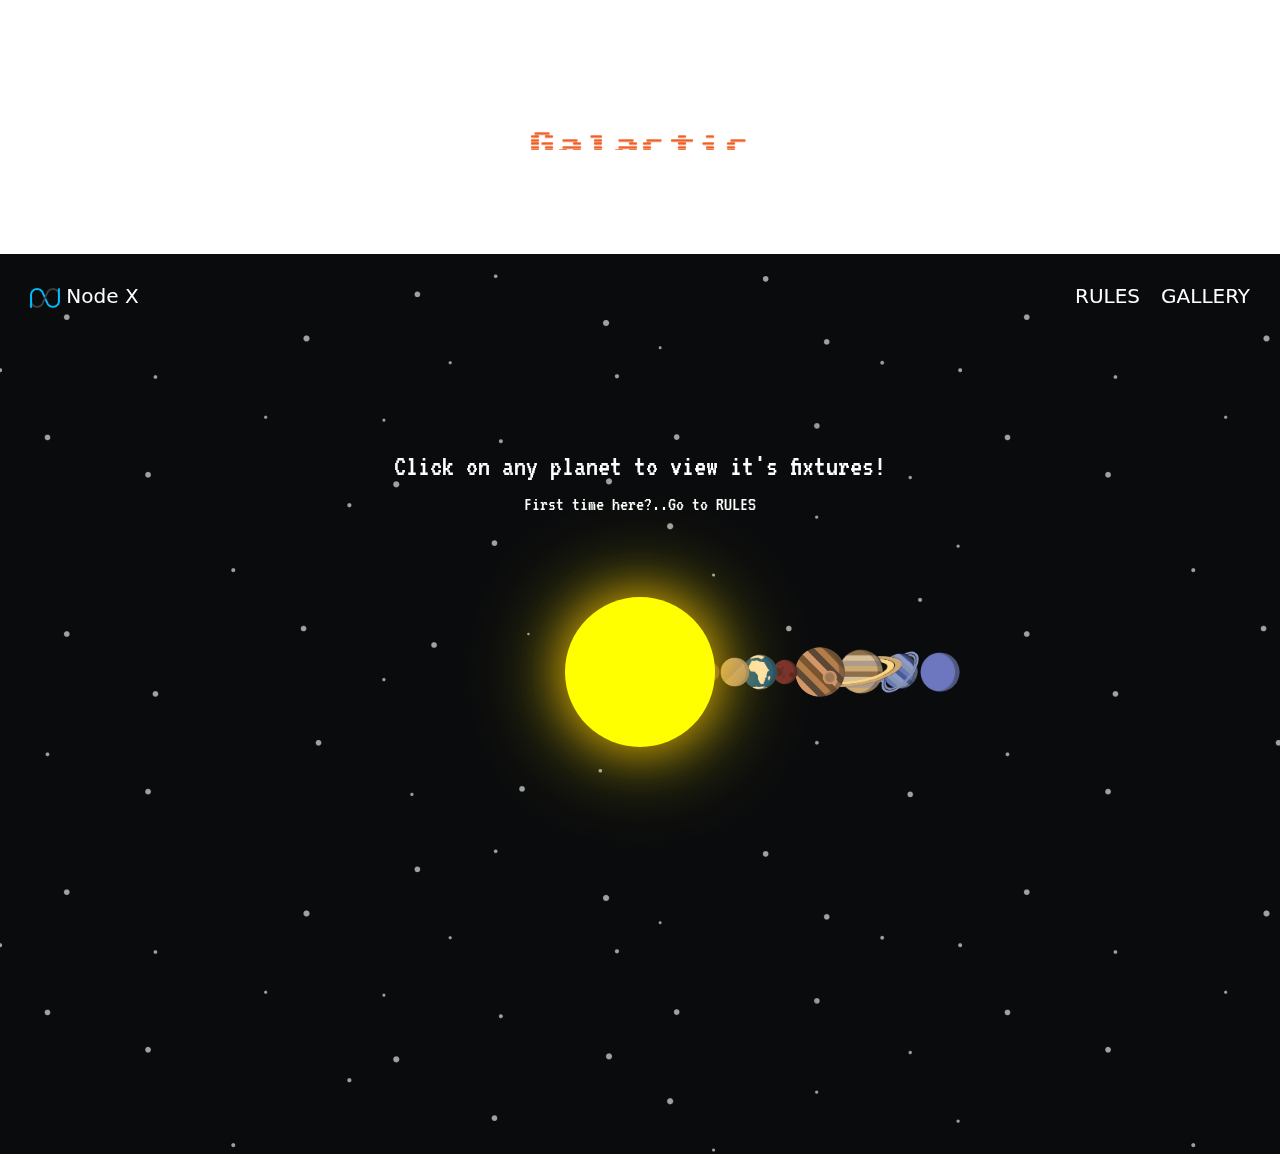
<file: index.html>
<!DOCTYPE html>
<html lang="en">
<head>
    <meta charset="UTF-8">
    <meta name="viewport" content="width=device-width, initial-scale=1.0">
    <title>Space Game Simulation</title>
    <link rel="stylesheet" href="css/style.css">
    <link href="https://cdn.jsdelivr.net/npm/bootstrap@5.3.3/dist/css/bootstrap.min.css" rel="stylesheet" integrity="sha384-QWTKZyjpPEjISv5WaRU9OFeRpok6YctnYmDr5pNlyT2bRjXh0JMhjY6hW+ALEwIH" crossorigin="anonymous">
    <style>
        @import url('https://fonts.googleapis.com/css2?family=Kode+Mono:wght@400..700&family=Major+Mono+Display&family=Monoton&family=Sixtyfour&family=VT323&display=swap');
        .marquee{
            text-align: center;
        } 
        .h1_, .h2_, .h3_{
            line-height: 0.8; 
            margin-bottom: 20px;
            margin-top: 10px;
        }
        #title_org{
            text-align: center;
            font-family: "Sixtyfour", sans-serif;
            font-optical-sizing: auto;
            font-weight: 400;
            font-style: normal;
            font-variation-settings:
            "BLED" 0,
            "SCAN" 0;
            margin: 0;
            font-size: 30px;
            color: #f05e23;
        }
        .pp{
            font-family: "VT323", monospace;
            font-optical-sizing: auto;
            font-weight: 400;
            font-style: normal;
            font-variation-settings:
            "BLED" 0,
            "SCAN" 0;
            margin: 0;
            font-size: 30px;
            color: white;
        }
    </style>
</head>
<body>

    <p id="title_org">
        <marquee class="marquee" direction="up" scrollamount= 3px>
        <h3 class="h3_">
        Galactic 
        </h3>
        <h2 class="h2_">
        Laser Tag 
        </h2>
        <h1 class="h1_">
        Championship
        </h1>
        </marquee> 
    </p> 

    <header>
        <nav><div class="fixed-text">
            <div class="navbar-header">
                <h5><a class="navbar-brand" href="index.html"><img src="./images/nx.png" alt="" width="30" height="20" class="d-inline-block align-middle" >   Node X</a></h5>
            </div></div>
            <div class="fixed-text2">
            <div class="col text-end">
                <h5><a class="navbar-brand" href="rules.html" target="_blank">RULES</a></h5>
            </div></div>
            <div class="fixed-text3">
                <div class="col text-end">
                    <h5><a class="navbar-brand" href="gallery.html" target="_blank">GALLERY</a></h5>
            </div></div>
        </nav>
    </header>

    <div id="disappearingText" class="text4" >
        <p class="pp">Click on any planet to view it's fixtures!</p>
        <p class="pp" style="font-size: 20px;">First time here?..Go to RULES</p>
    </div>

    <section class="solar-system">
        <div id="solar-system-container">
            <div id="sun"></div> <!-- Sun in the center -->
        </div>
    </section>

    <script src="js/main.js"></script>
</body>
</html>
</file>
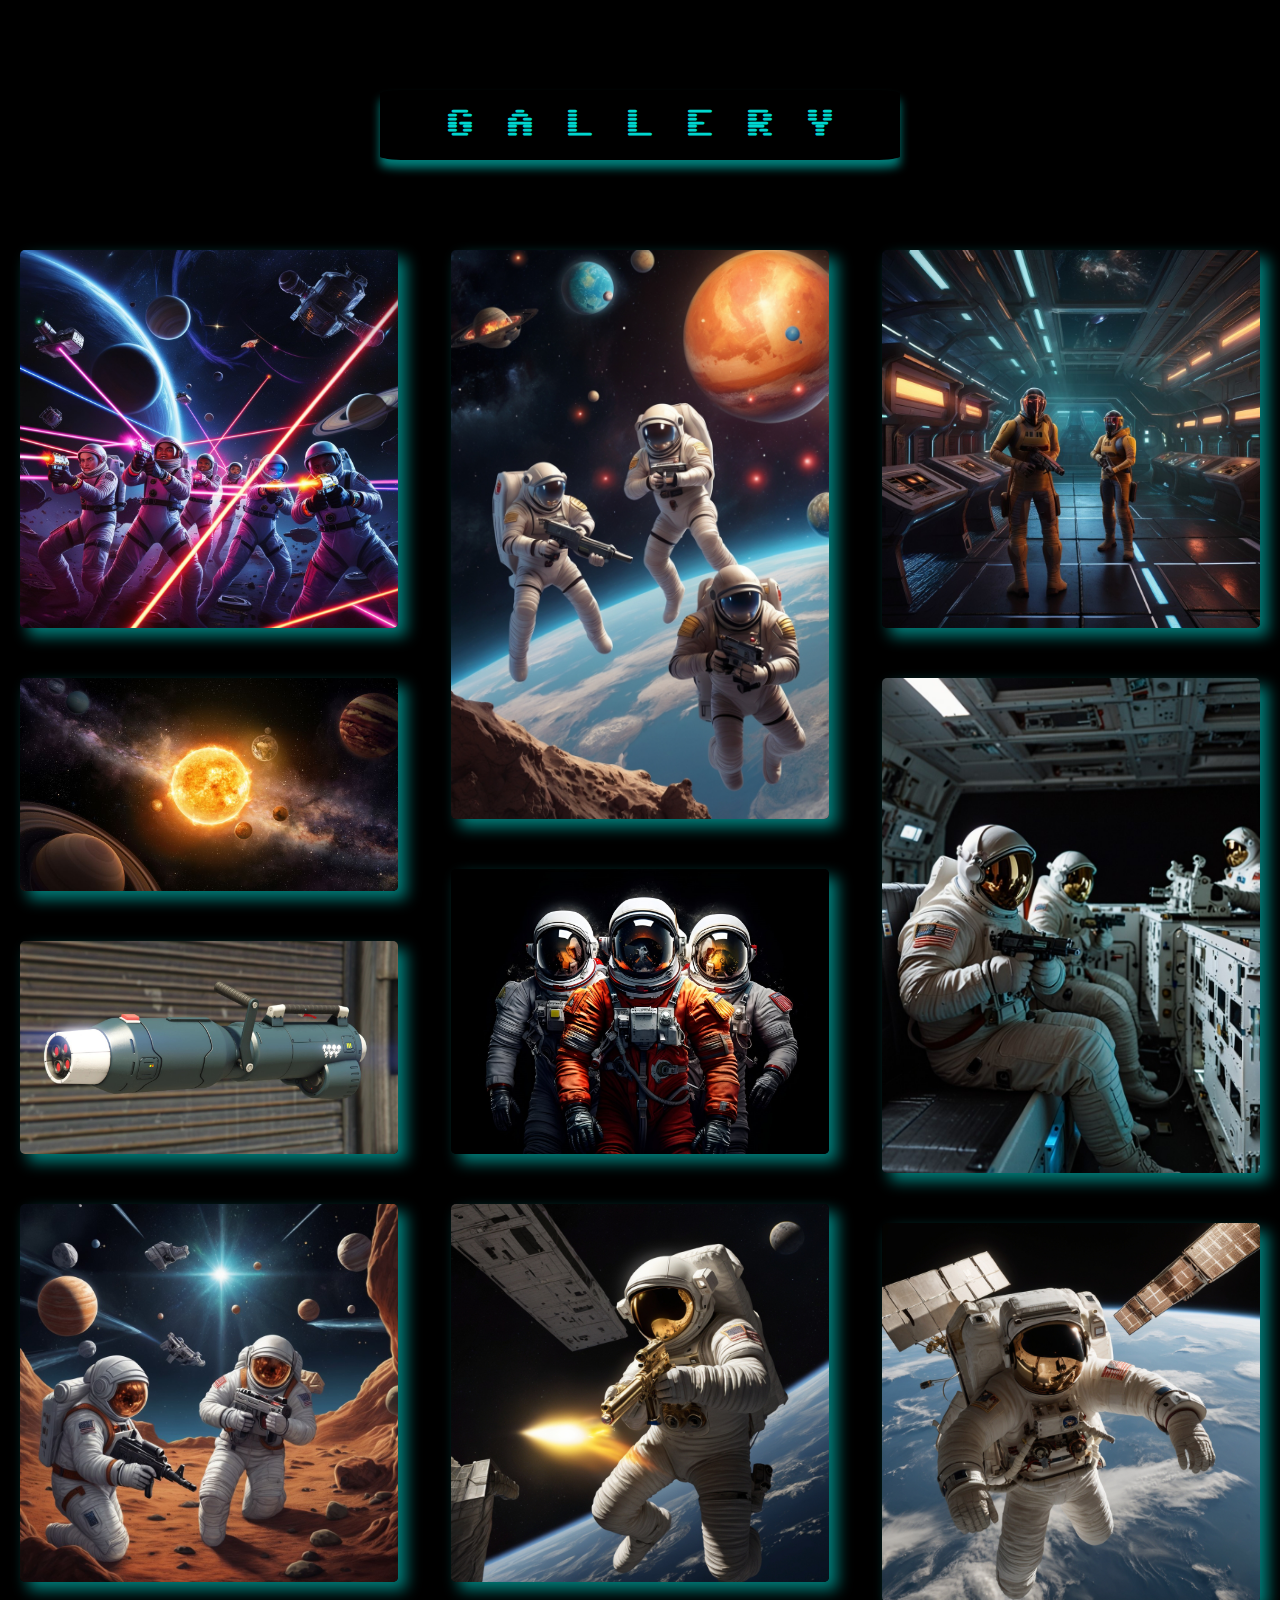
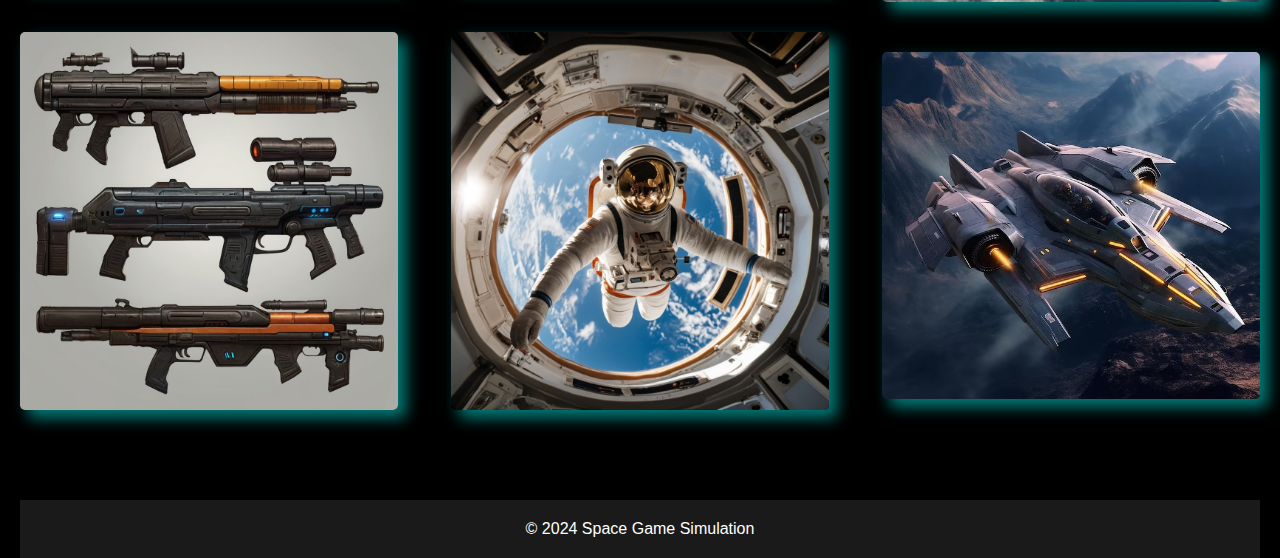
<file: gallery.html>
<!DOCTYPE html>
<html lang="en">
<head>
    <meta charset="UTF-8">
    <meta name="viewport" content="width=device-width, initial-scale=1.0">
    <title>Gallery</title>
    <link rel="stylesheet" type="text/css" href="css/style1.css">
</head>
<body>
    <div class="container">
    <div class="heading">
        <h3>G A L L E R Y</h3>

    </div>
    <div>
        <div class="box">
            <div class="dream">
                <img src="images/5.jpeg">
                <img src="images/12.jpg">
                <img src="images/8.jpeg">
                <img src="images/4.jpeg">
                <img src="images/7.jpeg">
               

    </div>
    <div class="dream">
        <img src="images/9.jpg">
        <img src="images/6.jpeg">
        <img src="images/13.jpg">
        <img src="images/3.jpeg">
     

</div>
<div class="dream">
    <img src="images/1.jpeg">
    <img src="images/14.jpg">
    <img src="images/11.jpg">
    <img src="images/10.jpeg">
    

</div>
    </div>

<footer>
    <p>© 2024 Space Game Simulation</p>
</footer>
</body>
</html>
</file>
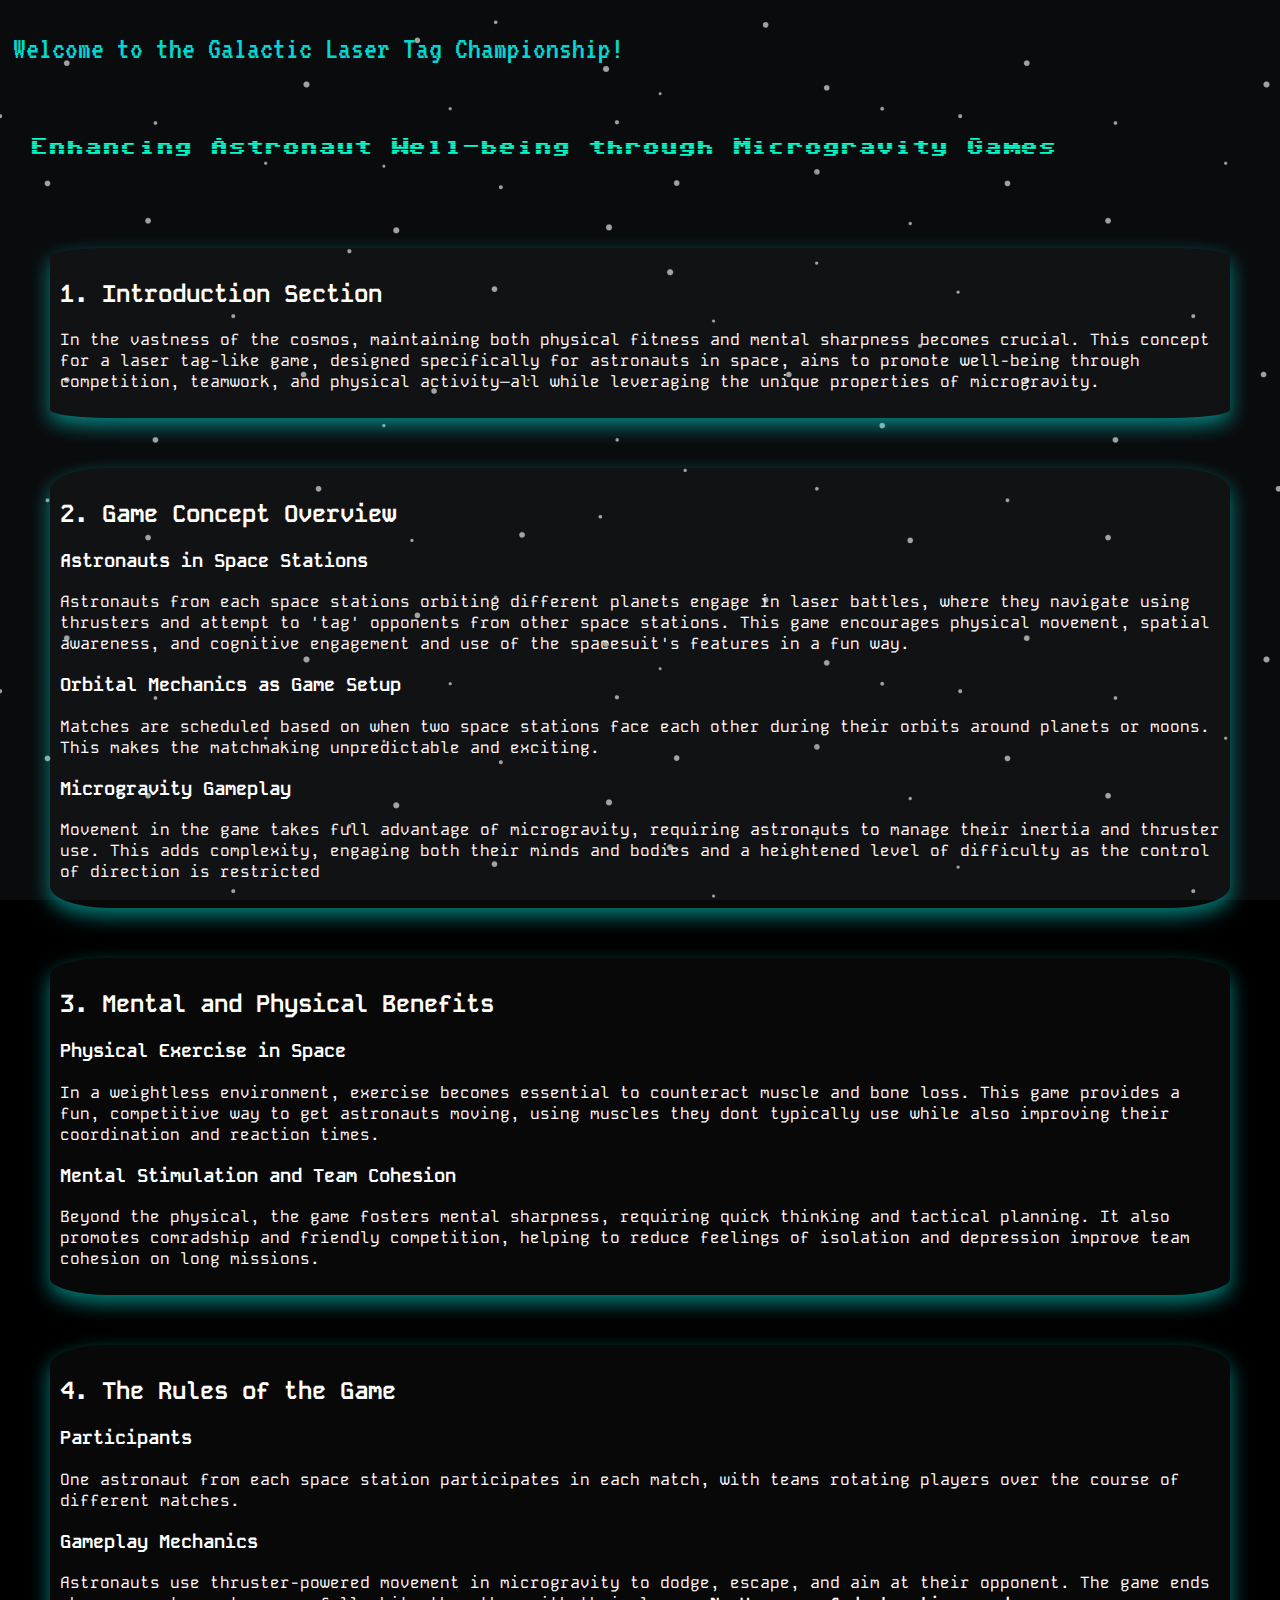
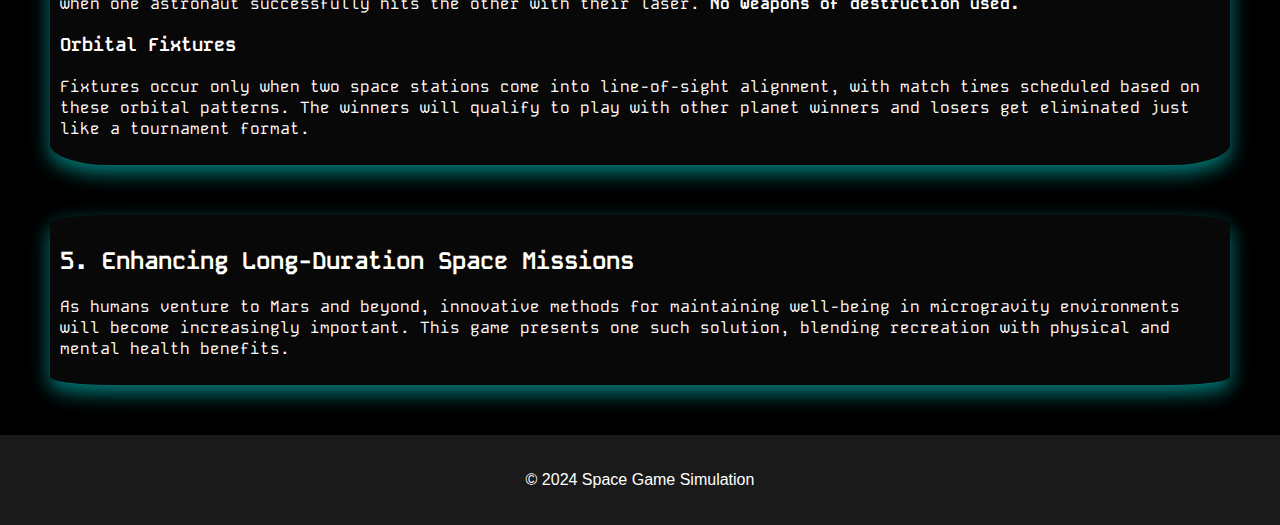
<file: rules.html>
<!DOCTYPE html>
<html lang="en">
<head>
    <meta charset="UTF-8">
    <meta name="viewport" content="width=device-width, initial-scale=1.0">
    <title class="title">How It Works</title>
    <style>
    @import url('https://fonts.googleapis.com/css2?family=Kode+Mono:wght@400..700&family=Major+Mono+Display&family=Monoton&family=Sixtyfour&family=VT323&display=swap');
    @import url('https://fonts.googleapis.com/css2?family=Kode+Mono:wght@400..700&family=VT323&display=swap');
    @import url('https://fonts.googleapis.com/css2?family=VT323&display=swap');


    .h1{
        color: rgba(0, 255, 247, 0.847);
        font-family: "VT323", monospace;
                    font-weight: 400;
                    font-style: normal;
    }
    .h1_2{
        font-size: large;
        font-family: "Sixtyfour", sans-serif;
        font-optical-sizing: auto;
        font-weight: 400;
        font-style: normal;
        font-variation-settings:
    "BLED" 0,
    "SCAN" 0;
    }


.mental, .rules, .enhancing{
    padding: 10px;
        margin: 50px;
        background: rgba(255, 255, 255, 0.030);
        border-radius: 5%;
        font-family: "Kode Mono", monospace;
        font-optical-sizing: auto;
        font-weight: 400;
        font-style: normal;
        box-shadow: 0 8px 20px rgba(0, 255, 247, 0.495);
}
    .concept{
        padding: 10px;
        margin: 50px;
        background: rgba(255, 255, 255, 0.030);
        border-radius: 5%;
        font-family: "Kode Mono", monospace;
        font-optical-sizing: auto;
        font-weight: 400;
        font-style: normal;
        box-shadow: 0 8px 20px rgba(0, 255, 247, 0.495);
    }
    .intro{
        font-family: "Kode Mono", monospace;
        font-optical-sizing: auto;
        font-weight: 400;
        font-style: normal;
        padding: 10px;
        margin: 50px;
        background: rgba(255, 255, 255, 0.030);
        border-radius: 5%;
        box-shadow: 0 8px 20px rgba(0, 255, 247, 0.495);
    }
    
    </style>
    <link rel="stylesheet" href="css/style.css">
</head>
<body>
   
    <section>
        <h1><b><pre class="h1">
 Welcome to the Galactic Laser Tag Championship!</pre></b></h1>
 <header>
    <h1 class="h1_2">Enhancing Astronaut Well-being through Microgravity Games</h1>
</header>

<section class="intro">
    <h2>1. Introduction Section</h2>
    <p>In the vastness of the cosmos, maintaining both physical fitness and mental sharpness becomes crucial. This concept for a laser tag-like game, designed specifically for astronauts in space, aims to promote well-being through competition, teamwork, and physical activity—all while leveraging the unique properties of microgravity.</p>
</section>

<section class="concept">
    <h2>2. Game Concept Overview</h2>
    <h3>Astronauts in Space Stations</h3>
    <p>Astronauts from each space stations orbiting different planets engage in laser battles, where they navigate using thrusters and attempt to 'tag' opponents from other space stations. This game encourages physical movement, spatial awareness, and cognitive engagement and use of the spacesuit's features in a fun way.</p>

    <h3>Orbital Mechanics as Game Setup</h3>
    <p>Matches are scheduled based on when two space stations face each other during their orbits around planets or moons. This makes the matchmaking unpredictable and exciting.</p>

    <h3>Microgravity Gameplay</h3>
    <p>Movement in the game takes full advantage of microgravity, requiring astronauts to manage their inertia and thruster use. This adds complexity, engaging both their minds and bodies and a heightened level of difficulty as the control of direction is restricted </p>
</section>

<section class="mental">
    <h2>3. Mental and Physical Benefits</h2>
    <h3>Physical Exercise in Space</h3>
    <p>In a weightless environment, exercise becomes essential to counteract muscle and bone loss. This game provides a fun, competitive way to get astronauts moving, using muscles they dont typically use while also improving their coordination and reaction times.</p>

    <h3>Mental Stimulation and Team Cohesion</h3>
    <p>Beyond the physical, the game fosters mental sharpness, requiring quick thinking and tactical planning. It also promotes comradship and friendly competition, helping to reduce feelings of isolation and depression improve team cohesion on long missions.</p>
</section>

<section class="rules">
    <h2>4. The Rules of the Game</h2>
    <h3>Participants</h3>
    <p>One astronaut from each space station participates in each match, with teams rotating players over the course of different matches.</p>

    <h3>Gameplay Mechanics</h3>
    <p>Astronauts use thruster-powered movement in microgravity to dodge, escape, and aim at their opponent. The game ends when one astronaut successfully hits the other with their laser. <strong>No Weapons of destruction used.</strong></p>

    <h3>Orbital Fixtures</h3>
    <p>Fixtures occur only when two space stations come into line-of-sight alignment, with match times scheduled based on these orbital patterns. The winners will qualify to play with other planet winners and losers get eliminated just like a tournament format.</p>
</section>

<section class="enhancing">
    <h2>5. Enhancing Long-Duration Space Missions</h2>
    <p>As humans venture to Mars and beyond, innovative methods for maintaining well-being in microgravity environments will become increasingly important. This game presents one such solution, blending recreation with physical and mental health benefits.</p>
</section>
    <footer>
        <p>© 2024 Space Game Simulation</p>
    </footer>
</body>
</html>
</file>
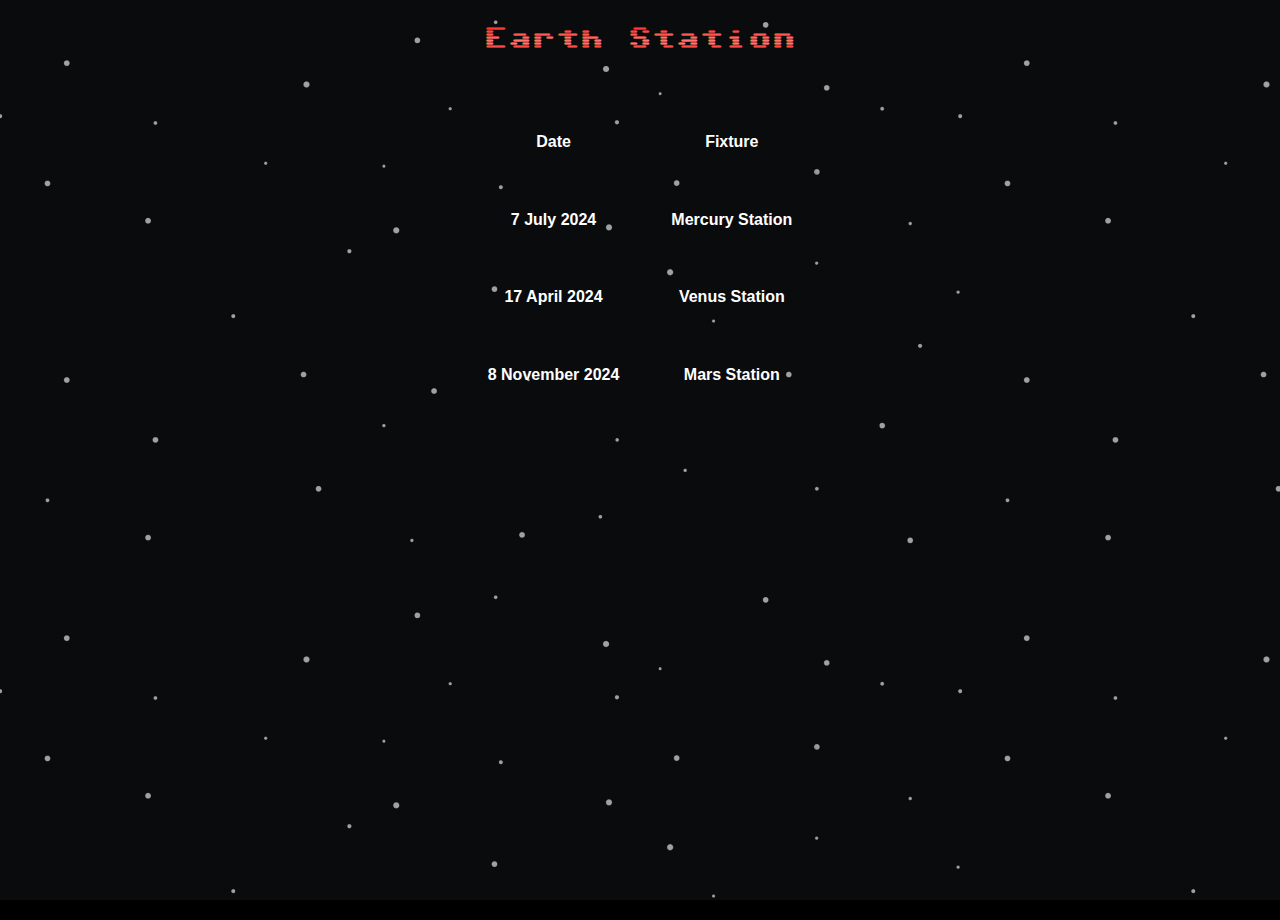
<file: planet fixtures/earth.html>
<!DOCTYPE html>
<html lang="en">
<head>
    <meta charset="UTF-8">
    <meta name="viewport" content="width=device-width, initial-scale=1.0">
    <title>Fixtures</title>
    <link rel="stylesheet" href="../css/style.css">
    <style>
        @import url('https://fonts.googleapis.com/css2?family=Sixtyfour+Convergence&display=swap');
        body {
            font-family: Arial, sans-serif;
            line-height: 1.6;
            color: white;
        }
        table {
            border-spacing: 50px;
        }
        
        .sixtyfour-convergence-uniquifier {
        font-family: "Sixtyfour Convergence", sans-serif;
        font-optical-sizing: auto;
        font-weight: 400;
        font-style: normal;
        font-variation-settings:
            "BLED" 0,
            "SCAN" 0,
            "XELA" 0,
            "YELA" 0;
        }
    </style>
</head>
<body align="center">
    <h2 class="sixtyfour-convergence-uniquifier">
        Earth Station
    </h2>
    <table align="center">
        <tr>
            <th>Date</th>
            <th>Fixture</th>
            
        </tr>
        <tr>
            <th>7 July 2024</th>
            <th>Mercury Station</th>
        </tr>
        <tr>
            <th>17 April 2024</th>
            <th>Venus Station</th>
        </tr>

        <tr>
            <th>8 November 2024</th>
            <th>Mars Station</th>
        </tr>
</file>
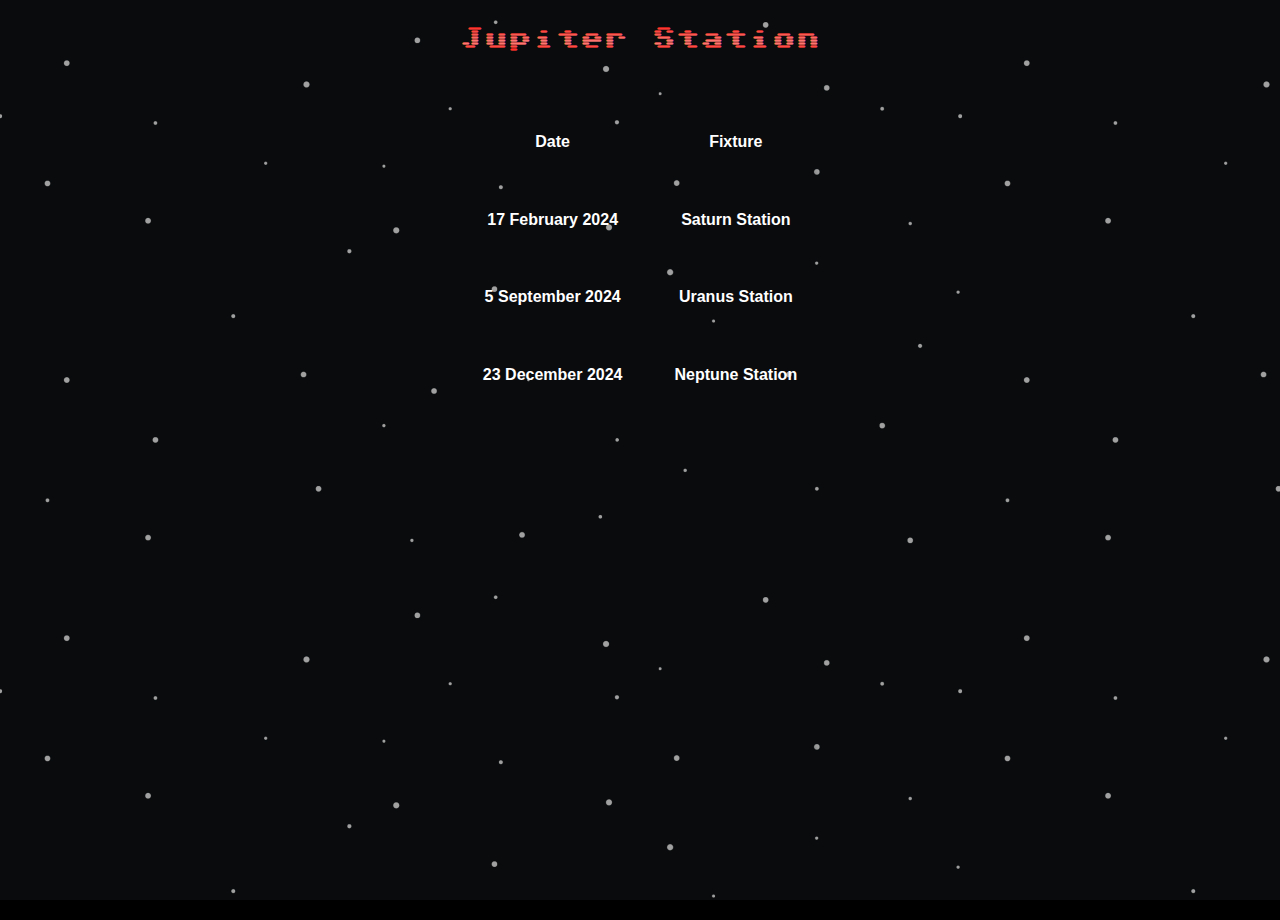
<file: planet fixtures/jupiter.html>
<!DOCTYPE html>
<html lang="en">
<head>
    <meta charset="UTF-8">
    <meta name="viewport" content="width=device-width, initial-scale=1.0">
    <title>Fixtures</title>
    <link rel="stylesheet" href="../css/style.css">
    <style>
        @import url('https://fonts.googleapis.com/css2?family=Sixtyfour+Convergence&display=swap');
        body {
            font-family: Arial, sans-serif;
            line-height: 1.6;
            color: white;
        }
        table {
            border-spacing: 50px;
        }
        .sixtyfour-convergence-uniquifier {
        font-family: "Sixtyfour Convergence", sans-serif;
        font-optical-sizing: auto;
        font-weight: 400;
        font-style: normal;
        font-variation-settings:
            "BLED" 0,
            "SCAN" 0,
            "XELA" 0,
            "YELA" 0;
        }
    </style>
</head>
<body align="center">
    <h2 class="sixtyfour-convergence-uniquifier">
        Jupiter Station
    </h2>
    <table align="center">
        <tr>
            <th>Date</th>
            <th>Fixture</th>
            
        </tr>
        <tr>
            <th>17 February 2024</th>
            <th>Saturn Station</th>
        </tr>
        <tr>
            <th>5 September 2024</th>
            <th>Uranus Station</th>
        </tr>

        <tr>
            <th>23 December 2024</th>
            <th>Neptune Station</th>
        </tr>
</file>
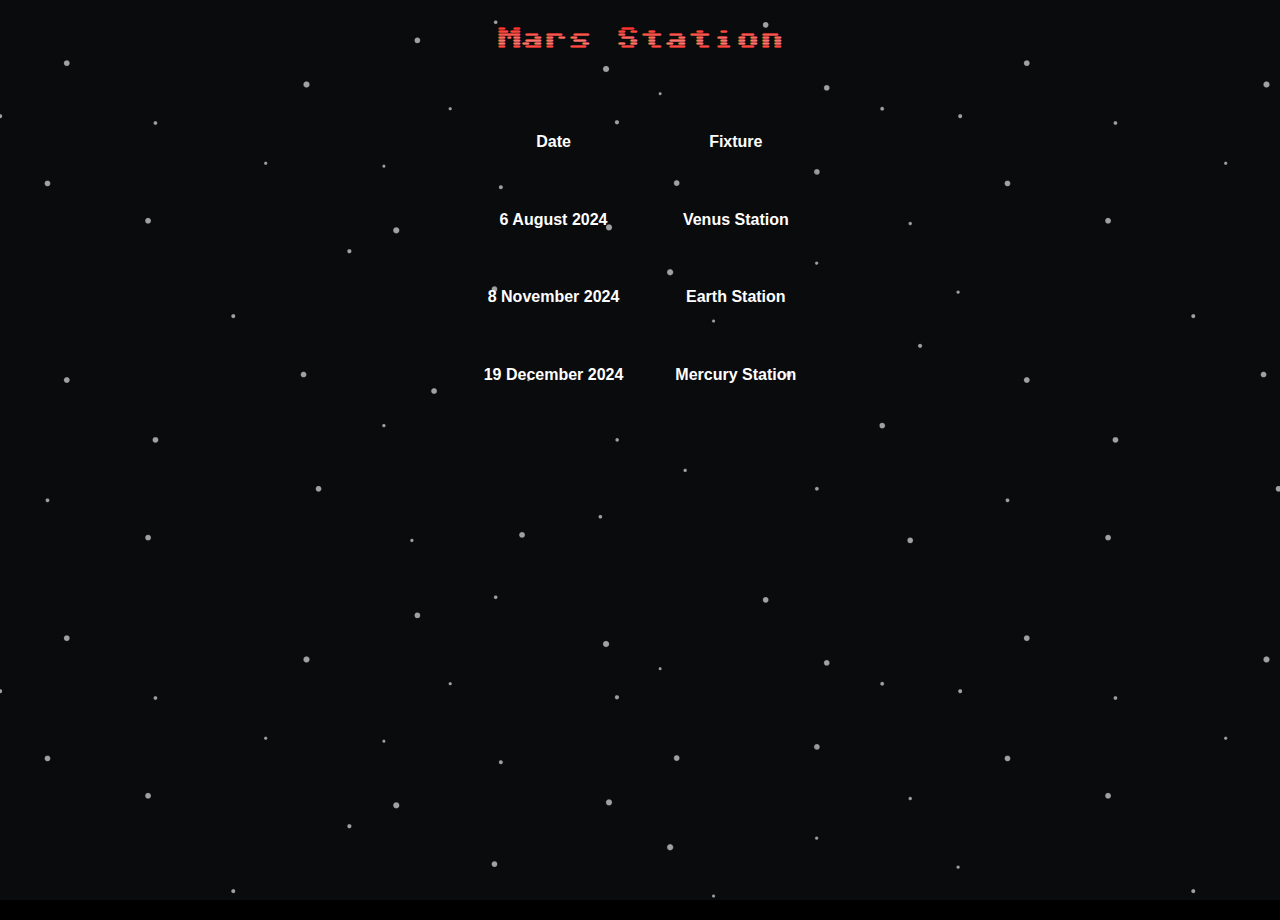
<file: planet fixtures/mars.html>
<!DOCTYPE html>
<html lang="en">
<head>
    <meta charset="UTF-8">
    <meta name="viewport" content="width=device-width, initial-scale=1.0">
    <title>Fixtures</title>
    <link rel="stylesheet" href="../css/style.css">
    <style>
        @import url('https://fonts.googleapis.com/css2?family=Sixtyfour+Convergence&display=swap');
        body {
            font-family: Arial, sans-serif;
            line-height: 1.6;
            color: white;
        }
        table {
            border-spacing: 50px;
        }
        .sixtyfour-convergence-uniquifier {
        font-family: "Sixtyfour Convergence", sans-serif;
        font-optical-sizing: auto;
        font-weight: 400;
        font-style: normal;
        font-variation-settings:
            "BLED" 0,
            "SCAN" 0,
            "XELA" 0,
            "YELA" 0;
        }
    </style>
</head>
<body align="center">
    <h2 class="sixtyfour-convergence-uniquifier">
        Mars Station
    </h2>
    <table align="center">
        <tr>
            <th>Date</th>
            <th>Fixture</th>
            
        </tr>
        <tr>
            <th>6 August 2024</th>
            <th>Venus Station</th>
        </tr>
        <tr>
            <th>8 November 2024</th>
            <th>Earth Station</th>
        </tr>

        <tr>
            <th>19 December 2024</th>
            <th>Mercury Station</th>
        </tr>
</file>
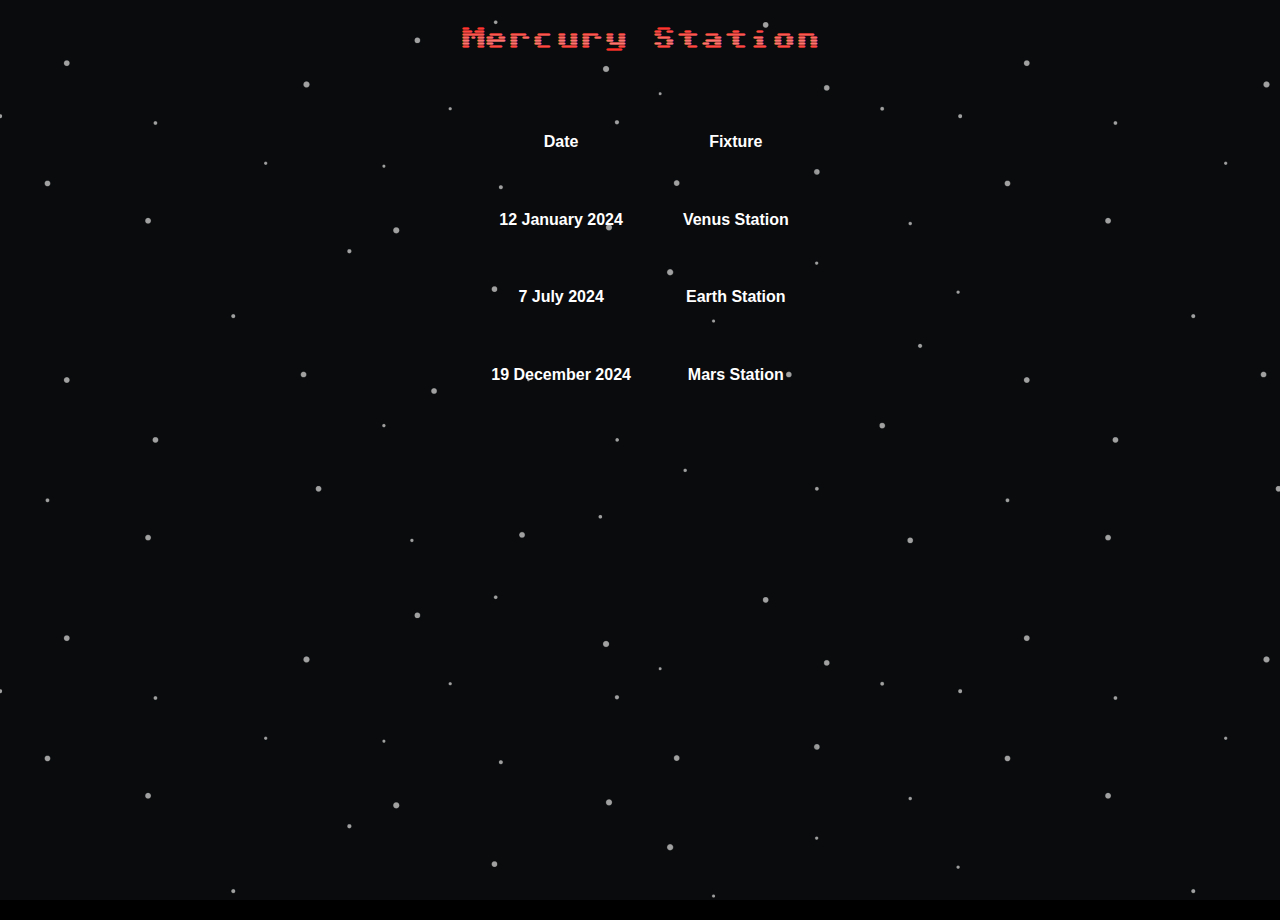
<file: planet fixtures/mercury.html>
<!DOCTYPE html>
<html lang="en">
<head>
    <meta charset="UTF-8">
    <meta name="viewport" content="width=device-width, initial-scale=1.0">
    <title>Fixtures</title>
    <link rel="stylesheet" href="../css/style.css">
    <style>
        @import url('https://fonts.googleapis.com/css2?family=Sixtyfour+Convergence&display=swap');
        body {
            font-family: Arial, sans-serif;
            line-height: 1.6;
            color: white;
        }
        table {
            border-spacing: 50px;
        }
        .sixtyfour-convergence-uniquifier {
        font-family: "Sixtyfour Convergence", sans-serif;
        font-optical-sizing: auto;
        font-weight: 400;
        font-style: normal;
        font-variation-settings:
            "BLED" 0,
            "SCAN" 0,
            "XELA" 0,
            "YELA" 0;
        }
    </style>
</head>
<body align="center">
    <h2 class="sixtyfour-convergence-uniquifier">
        Mercury Station
    </h2>
    <table align="center">
        <tr>
            <th>Date</th>
            <th>Fixture</th>
            
        </tr>
        <tr>
            <th>12 January 2024</th>
            <th>Venus Station</th>
        </tr>
        <tr>
            <th>7 July 2024</th>
            <th>Earth Station</th>
        </tr>

        <tr>
            <th>19 December 2024</th>
            <th>Mars Station</th>
        </tr>
</file>
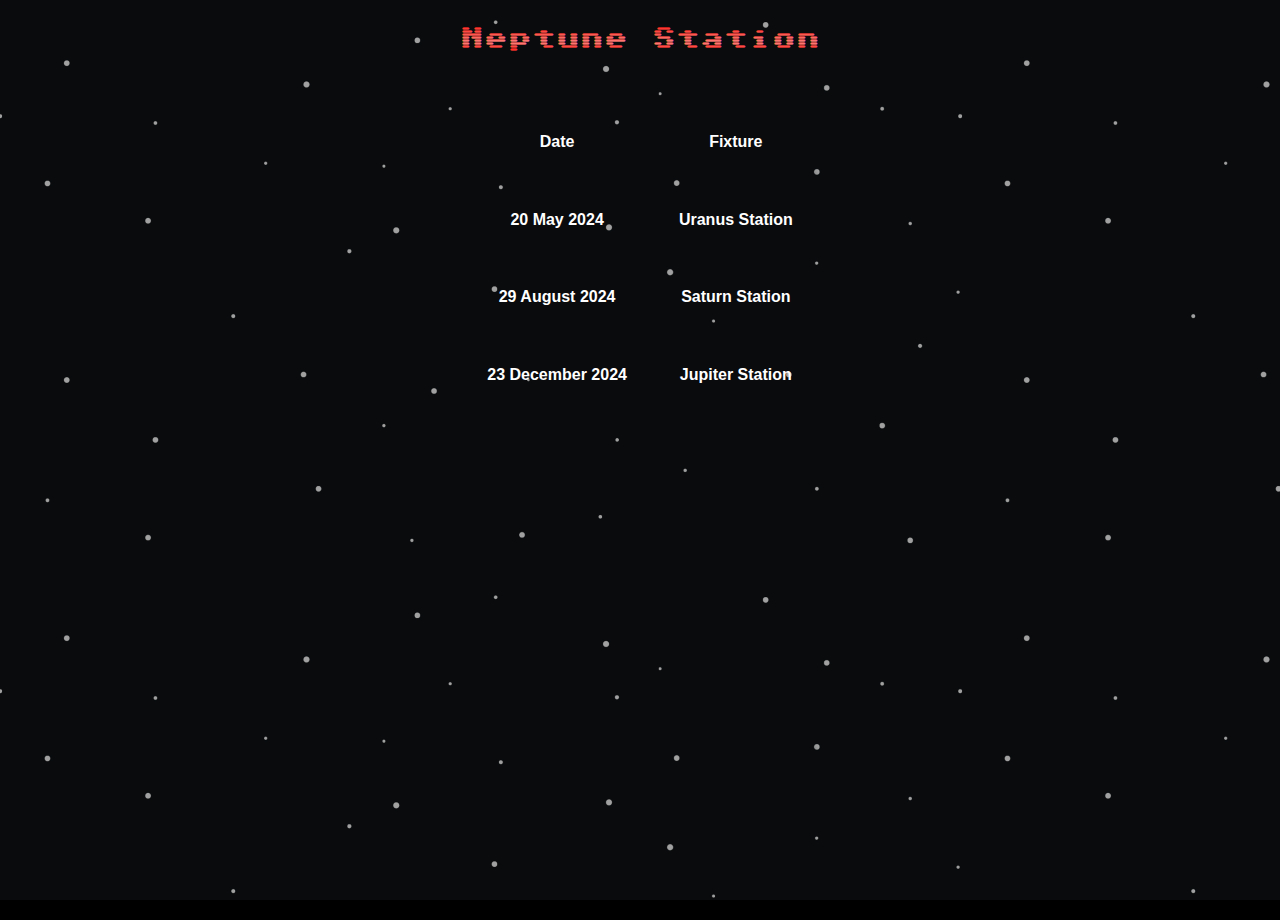
<file: planet fixtures/neptune.html>
<!DOCTYPE html>
<html lang="en">
<head>
    <meta charset="UTF-8">
    <meta name="viewport" content="width=device-width, initial-scale=1.0">
    <title>Fixtures</title>
    <link rel="stylesheet" href="../css/style.css">
    <style>
        @import url('https://fonts.googleapis.com/css2?family=Sixtyfour+Convergence&display=swap');
        body {
            font-family: Arial, sans-serif;
            line-height: 1.6;
            color: white;
        }
        table {
            border-spacing: 50px;
        }
        .sixtyfour-convergence-uniquifier {
        font-family: "Sixtyfour Convergence", sans-serif;
        font-optical-sizing: auto;
        font-weight: 400;
        font-style: normal;
        font-variation-settings:
            "BLED" 0,
            "SCAN" 0,
            "XELA" 0,
            "YELA" 0;
        }
    </style>
</head>
<body align="center">
    <h2 class="sixtyfour-convergence-uniquifier">
        Neptune Station
    </h2>
    <table align="center">
        <tr>
            <th>Date</th>
            <th>Fixture</th>
            
        </tr>
        
        <tr>
            <th>20 May 2024</th>
            <th>Uranus Station</th>
            
        </tr>
        <tr>
            <th>29 August 2024</th>
            <th>Saturn Station</th>
        </tr>
        <tr>
            <th>23 December 2024</th>
            <th>Jupiter Station</th>
        </tr>

       
</table>
</body>
</file>
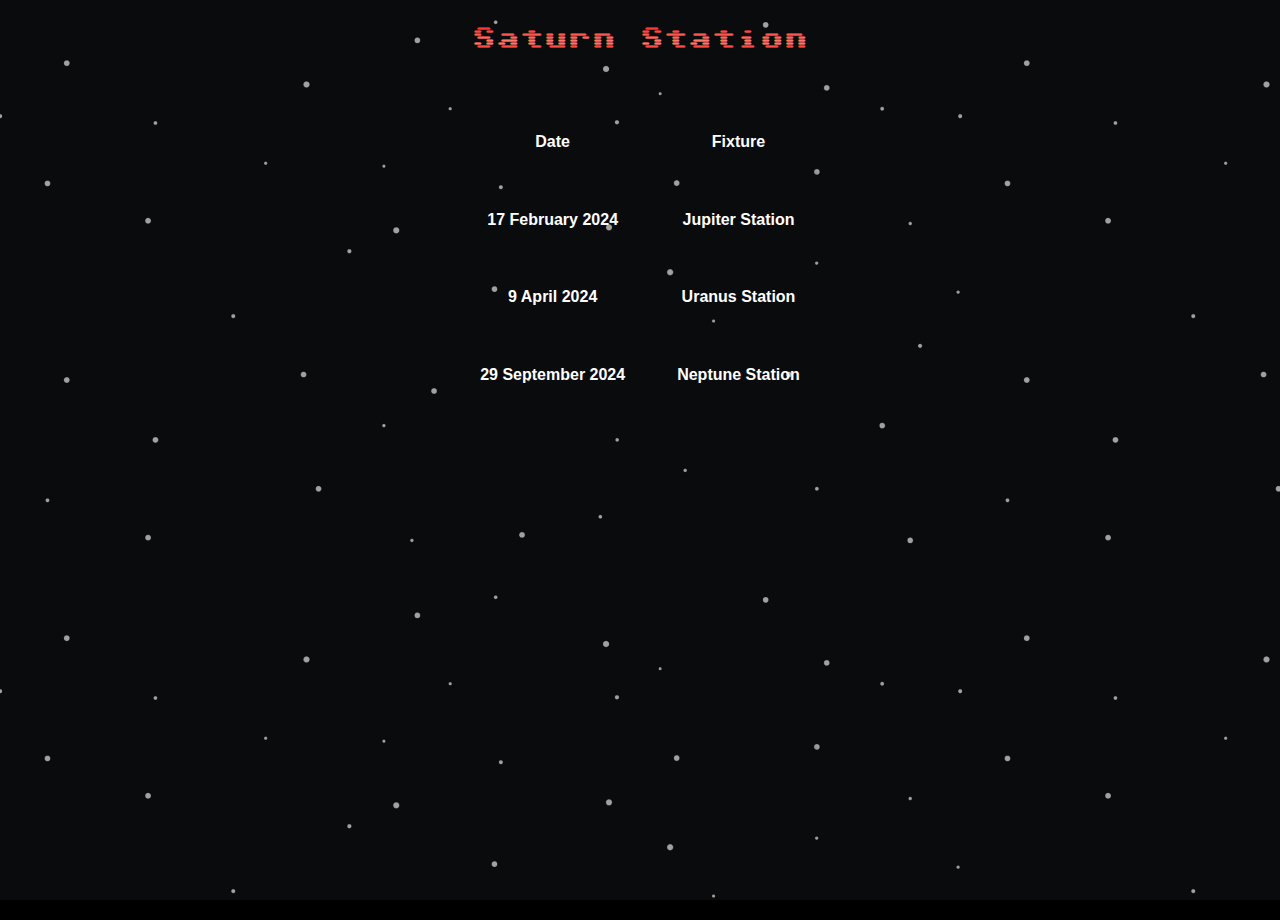
<file: planet fixtures/saturn.html>
<!DOCTYPE html>
<html lang="en">
<head>
    <meta charset="UTF-8">
    <meta name="viewport" content="width=device-width, initial-scale=1.0">
    <title>Fixtures</title>
    <link rel="stylesheet" href="../css/style.css">
    <style>
        @import url('https://fonts.googleapis.com/css2?family=Sixtyfour+Convergence&display=swap');
        body {
            font-family: Arial, sans-serif;
            line-height: 1.6;
            color: white;
        }
        table {
            border-spacing: 50px;
        }
        .sixtyfour-convergence-uniquifier {
        font-family: "Sixtyfour Convergence", sans-serif;
        font-optical-sizing: auto;
        font-weight: 400;
        font-style: normal;
        font-variation-settings:
            "BLED" 0,
            "SCAN" 0,
            "XELA" 0,
            "YELA" 0;
        }
    </style>
</head>
<body align="center">
    <h2 class="sixtyfour-convergence-uniquifier">
        Saturn Station
    </h2>
    <table align="center">
        <tr>
            <th>Date</th>
            <th>Fixture</th>
            
        </tr>
        <tr>
            <th>17 February 2024</th>
            <th>Jupiter Station</th>
        </tr>
        <tr>
            <th>9 April 2024</th>
            <th>Uranus Station</th>
        </tr>

        <tr>
            <th>29 September 2024</th>
            <th>Neptune Station</th>
        </tr>
</file>
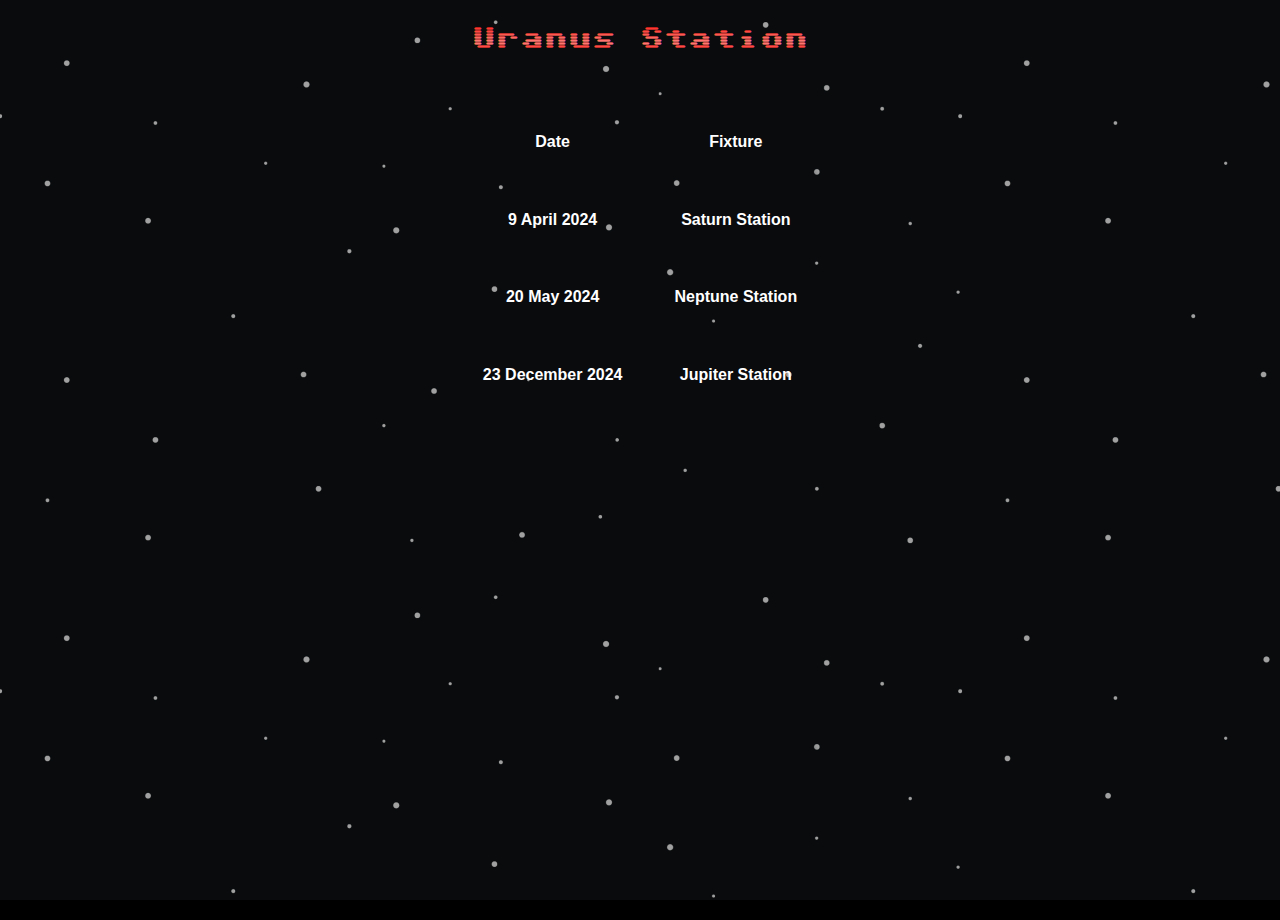
<file: planet fixtures/uranus.html>
<!DOCTYPE html>
<html lang="en">
<head>
    <meta charset="UTF-8">
    <meta name="viewport" content="width=device-width, initial-scale=1.0">
    <title>Fixtures</title>
    <link rel="stylesheet" href="../css/style.css">
    <style>
        @import url('https://fonts.googleapis.com/css2?family=Sixtyfour+Convergence&display=swap');
        body {
            font-family: Arial, sans-serif;
            line-height: 1.6;
            color: white;
        }
        table {
            border-spacing: 50px;
        }
        .sixtyfour-convergence-uniquifier {
        font-family: "Sixtyfour Convergence", sans-serif;
        font-optical-sizing: auto;
        font-weight: 400;
        font-style: normal;
        font-variation-settings:
            "BLED" 0,
            "SCAN" 0,
            "XELA" 0,
            "YELA" 0;
        }
    </style>
</head>
<body align="center">
    <h2 class="sixtyfour-convergence-uniquifier">
        Uranus Station
    </h2>
    <table align="center">
        <tr>
            <th>Date</th>
            <th>Fixture</th>
            
        </tr>
        <tr>
            <th>9 April 2024</th>
            <th>Saturn Station</th>
        </tr>
        <tr>
            <th>20 May 2024</th>
            <th>Neptune Station</th>
        </tr>

        <tr>
            <th>23 December 2024</th>
            <th>Jupiter Station</th>
        </tr>
</file>
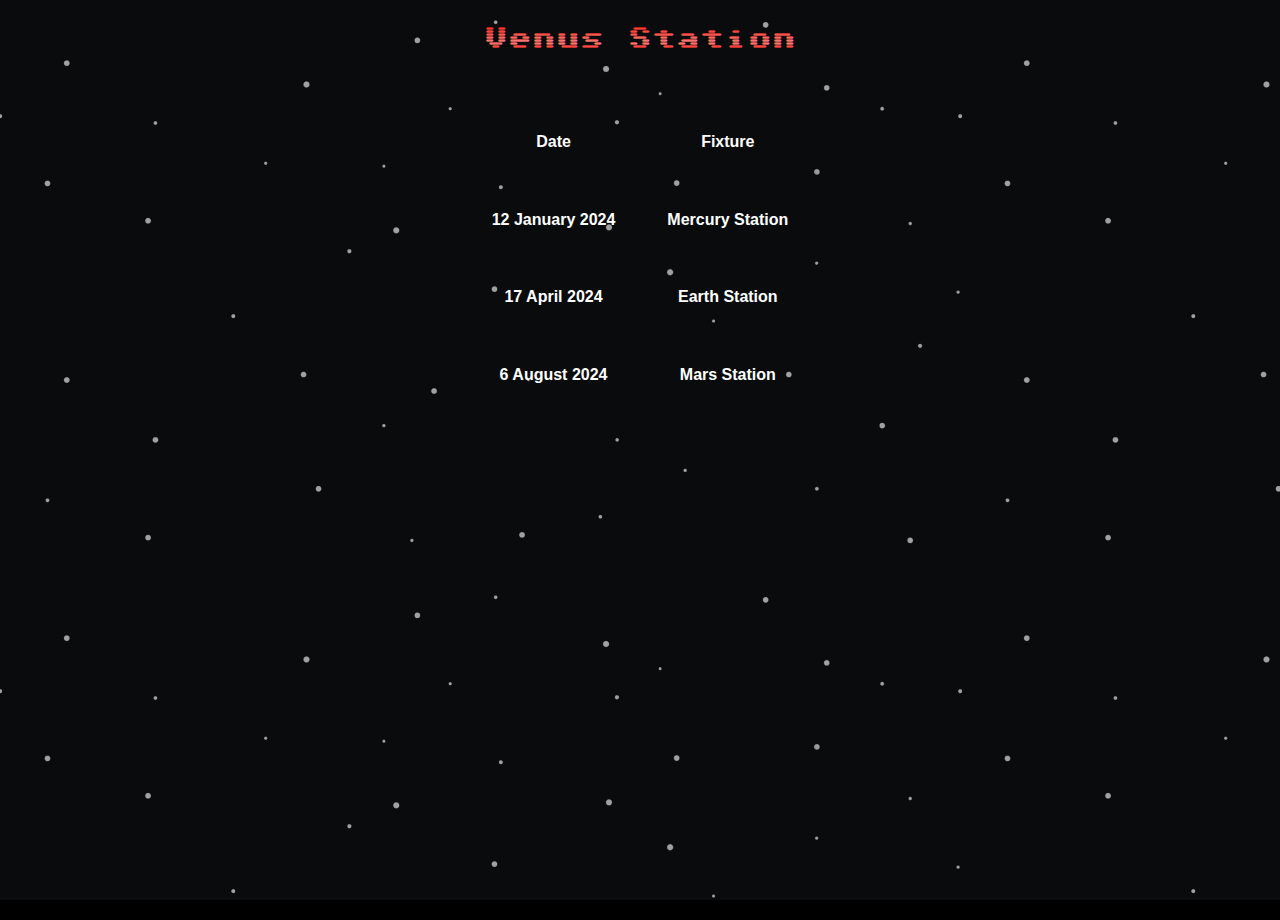
<file: planet fixtures/venus.html>
<!DOCTYPE html>
<html lang="en">
<head>
    <meta charset="UTF-8">
    <meta name="viewport" content="width=device-width, initial-scale=1.0">
    <title>Fixtures</title>
    <link rel="stylesheet" href="../css/style.css">
    <style>
        @import url('https://fonts.googleapis.com/css2?family=Sixtyfour+Convergence&display=swap');
        body {
            font-family: Arial, sans-serif;
            line-height: 1.6;
            color: white;
        }
        table {
            border-spacing: 50px;
        }
        .sixtyfour-convergence-uniquifier {
        font-family: "Sixtyfour Convergence", sans-serif;
        font-optical-sizing: auto;
        font-weight: 400;
        font-style: normal;
        font-variation-settings:
            "BLED" 0,
            "SCAN" 0,
            "XELA" 0,
            "YELA" 0;
        }
    </style>
</head>
<body align="center">
    <h2 class="sixtyfour-convergence-uniquifier">
        Venus Station
    </h2>
    <table align="center">
        <tr>
            <th>Date</th>
            <th>Fixture</th>
            
        </tr>
        <tr>
            <th>12 January 2024</th>
            <th>Mercury Station</th>
        </tr>
        <tr>
            <th>17 April 2024</th>
            <th>Earth Station</th>
        </tr>

        <tr>
            <th>6 August 2024</th>
            <th>Mars Station</th>
        </tr>
</table>
</body>
</file>
<file: css/style.css>
body {
    margin: 0;
    font-family: 'Arial', sans-serif;
    background-image: url("../images/bg.jpg");
    background-color: #000000;
    background-repeat: repeat-y; /* Repeats the image vertically */
    background-position: top center; /* Starts from the top and centers the image horizontally */
    width: 100%;
    height: 100vh; /* This ensures the body takes the full viewport height */
    background-attachment: fixed;
    color: #fff;
}

header {
    padding: 30px; /* Increased padding */
    color: #fff;
    position: relative;
    z-index: 100; /* Higher z-index than the solar system */
}

header h1 {
    color: #00ffcc;
}


nav ul {
    list-style: none;
    padding: 0;
}

nav ul li {
    display: inline;
}

nav ul li a {
    text-decoration: none;
    color: #00ffcc;
}


.fixed-text {
    position: fixed; /* Keeps the element fixed on the screen */
    top: 20px; /* Distance from the top of the viewport */
    left: 20px; /* Distance from the left side of the viewport */
    z-index: 1000; /* Make sure it's above other content */
    padding: 10px; /* Optional: add some padding */
    font-size: 16px; /* Font size for the text */
}

.fixed-text2 {
    position: fixed; /* Keeps the element fixed on the screen */
    top: 20px; /* Distance from the top of the viewport */
    right: 130px; /* Distance from the left side of the viewport */
    z-index: 1000; /* Make sure it's above other content */
    padding: 10px; /* Optional: add some padding */
    font-size: 16px; /* Font size for the text */
}

.fixed-text3 {
    position: fixed; /* Keeps the element fixed on the screen */
    top: 20px; /* Distance from the top of the viewport */
    right: 20px; /* Distance from the left side of the viewport */
    z-index: 1000; /* Make sure it's above other content */
    padding: 10px; /* Optional: add some padding */
}

.text4 {
    position: fixed; 
    top: 20%;
    right: 10%;
    left: 10%;
    text-align: center;
    z-index: 0; /* Make sure it's above other content */
    padding: 10px; /* Optional: add some padding */
    font-size: 16px; /* Font size for the text */
}

.solar-system {
    display: flex;
    justify-content: center; /* Horizontally centers the solar system */
    align-items: center; /* Vertically centers the solar system */
    height: 100vh; /* Takes full viewport height */
    position: relative;
    z-index: 50;
    margin-top: 0; /* You can adjust this if needed */
    margin-bottom: 0;
}

#solar-system-container {
    position: relative;
    height: 1000px;
    width: 1000px;
    border-radius: 50%;
    margin: 0 auto;
    z-index: 60;
    /* Optional: If you want to ensure the entire system stays centered */
}

#sun {
    position: absolute;
    top: 50%;
    left: 50%;
    width: 150px;
    height: 150px;
    background-color: yellow;
    border-radius: 50%;
    background-position: center;
    background-size: cover;
    box-shadow: 0 0 50px rgba(255, 187, 0, 0.8), 0 0 100px rgba(255, 255, 0, 0.6);
    transform: translate(-50%, -50%); /* This will ensure it's centered */
    z-index: 70;
}

/* Planet container for each orbit */
.planet-container {
    position: absolute;
    top: 50%;
    left: 50%;
    transform-origin: 0 0; /* Centered rotation */
    animation: rotate infinite linear;
    z-index: 80; /* Ensure planet containers stay above solar system and are clickable */
}

/* Individual planets */
.planet {
    position: absolute;
    border-radius: 50%;
    cursor: pointer;
    z-index: 90; /* Ensure planets are on top of everything */
    background-size: cover; /* Ensure the image covers the entire planet */
    background-position: center; /* Center the image */
    background-repeat: no-repeat;
}

/* Animations for planetary orbits */
@keyframes rotate {
    from {
        transform: rotate(0deg);
    }
    to {
        transform: rotate(360deg);
    }
}

.mercury { width: 20px; height: 20px; background-color: rgba(128, 128, 128, 0); }
.venus { width: 30px; height: 30px; background-color: rgba(255, 166, 0, 0); }
.earth { width: 35px; height: 35px; background-color: rgba(0, 0, 255, 0); }
.mars { width: 25px; height: 25px; background-color: rgba(255, 0, 0, 0); }
.jupiter { width: 50px; height: 50px; background-color: rgba(165, 42, 42, 0); }
.saturn { width: 45px; height: 45px; background-color: rgba(218, 165, 32, 0); }
.uranus { width: 40px; height: 40px; background-color: rgba(173, 216, 230, 0); }
.neptune { width: 40px; height: 40px; background-color: rgba(65, 105, 225, 0); }

footer {
    margin-top: 40px;
    padding: 20px;
    background-color: #1a1a1a;
    text-align: center;
    z-index: 100; /* Ensure footer stays above the solar system */
}


/* Add glowing effect to planets */
.planet:hover {
    box-shadow: 0 0 10px rgba(0, 255, 255, 0.8), 0 0 20px rgba(0, 255, 255, 0.6);
}


#disappearingText {
    opacity: 1; /* Initial opacity: fully visible */
    transition: opacity 2s ease; /* Transition effect over 2 seconds */
}

#disappearingText.hidden {
    opacity: 0; /* Final opacity: fully invisible */
}
</file>
<file: css/style1.css>
@import url('https://fonts.googleapis.com/css2?family=Kode+Mono:wght@400..700&family=Major+Mono+Display&family=Monoton&family=Sixtyfour&family=VT323&display=swap');
@import url('https://fonts.googleapis.com/css2?family=Kode+Mono:wght@400..700&family=VT323&display=swap');
@import url('https://fonts.googleapis.com/css2?family=VT323&display=swap');
*{margin:0;
padding:0;
box-sizing:border-box;
font-family: sans-serif;}
body{
    background-color: black;
}
.container{
    display:flex;
    flex-direction:column;
    justify-content: center;
    align-items: center;
    text-align:center;
    margin:40px 20px 0 20px;

}
.container .heading{
    width:50%;
    padding-bottom:40px;

}
.container .heading h3{
    padding: 20px;
    margin: 50px;
    
    border-radius: 5%;
    color: rgba(0, 255, 247, 0.847);
    
    font-family: "Sixtyfour", sans-serif;
    font-optical-sizing: auto;
  
    font-variation-settings:
"BLED" 0,
"SCAN" 0;
        font-size:30px;
                    font-weight: 400;
                    font-style: normal;
    box-shadow: 0 8px 10px rgba(0, 255, 247, 0.495);
    background-color: #000000;}
.container .box{
    display:flex;
    flex-direction:row;
    justify-content:space-between;
   
    
    

}
.container .box .dream{
    display:flex;
    flex-direction: column;
    width:30.5%;
    

}
.container .box .dream img{
    
    width:100%;
    
    border-radius:5px;
    margin-bottom: 50px;
    box-shadow: 8px 8px 15px rgba(0, 255, 247, 0.495);

}

footer {
    margin-top: 40px;
    padding: 20px;
    background-color: #1a1a1a;
    text-align: center;
    z-index: 100; /* Ensure footer stays above the solar system */
    color: #ffffff;
}
</file>
